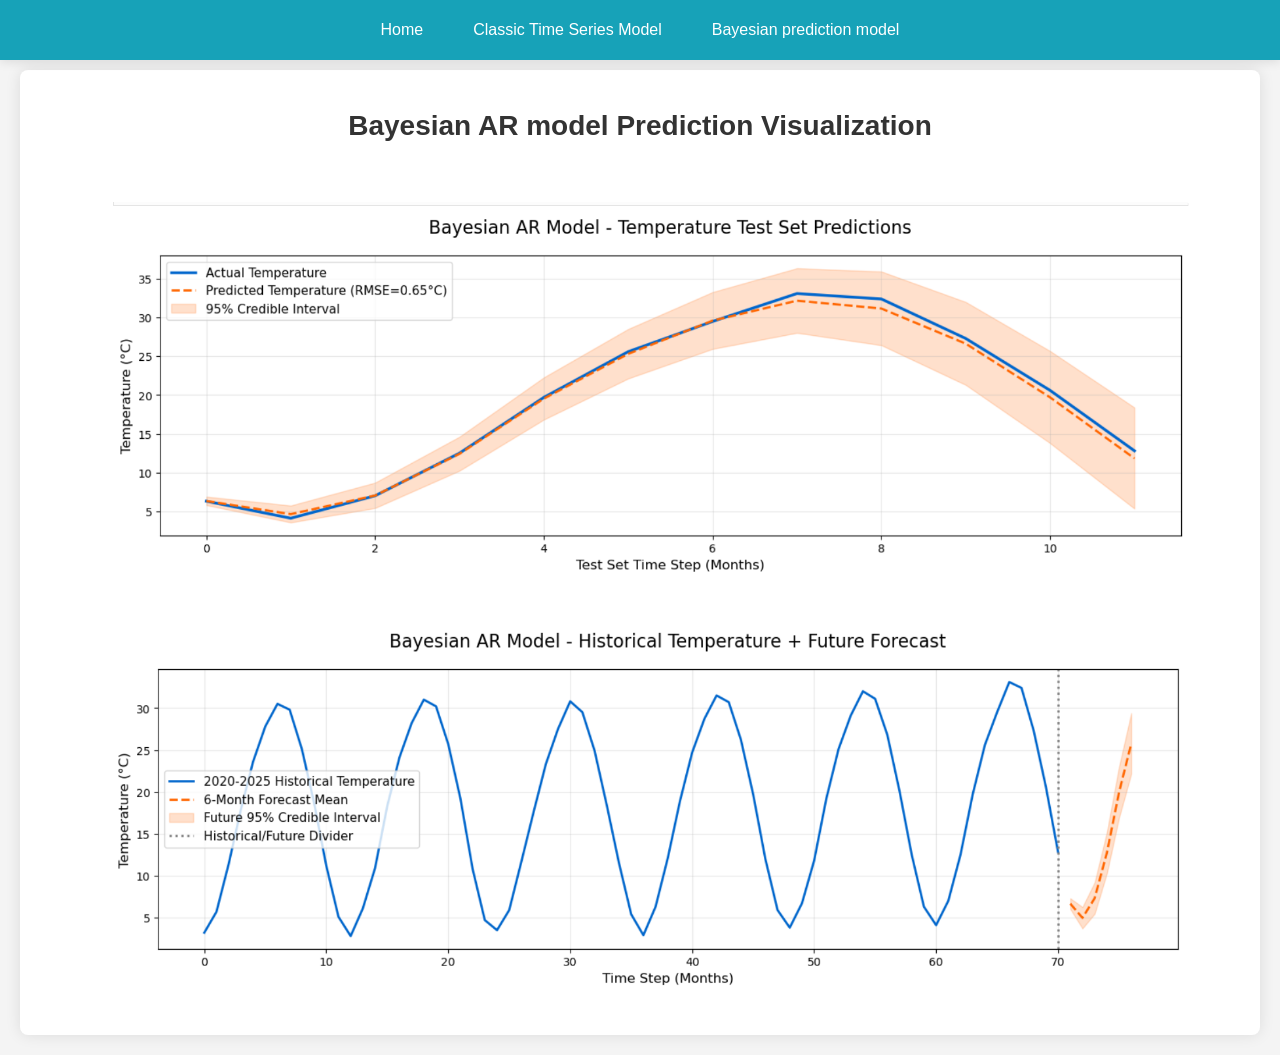
<file: DASHBOARD/Bayesian AR.html>
<!DOCTYPE html>
<html lang="en">
<head>
    <meta charset="UTF-8">
    <meta name="viewport" content="width=device-width, initial-scale=1.0">
    <title>Bayesian AR model Prediction Visualization</title>
    <style>
        * {
            margin: 0;
            padding: 0;
            box-sizing: border-box;
            font-family: Arial, sans-serif;
        }
        body {
            background-color: #f4f4f4;
            padding: 20px;
            /* 避开导航栏，防止内容被遮挡 */
            padding-top: 70px;
        }

        /* 导航栏样式（统一风格，内嵌无外部依赖） */
        nav {
            position: fixed;
            top: 0;
            left: 0;
            width: 100%;
            height: 60px;
            background: #17a2b8;
            z-index: 9999;
            box-shadow: 0 2px 10px rgba(0,0,0,0.1);
        }
        nav ul {
            list-style: none;
            display: flex;
            justify-content: center;
            line-height: 60px;
        }
        nav ul li {
            position: relative;
            padding: 0 25px;
            background: #17a2b8;
        }
        nav ul li a {
            color: white;
            text-decoration: none;
            font-size: 16px;
            display: block;
        }
        /* 下拉菜单 */
        nav ul li ul {
            position: absolute;
            top: 60px;
            left: 0;
            flex-direction: column;
            width: 220px;
            visibility: hidden;
            opacity: 0;
            transition: 0.3s;
        }
        nav ul li:hover ul {
            visibility: visible;
            opacity: 1;
        }
        nav ul li ul li {
            padding: 0 20px;
            border-top: 1px solid rgba(255,255,255,0.1);
        }
        /* 隐藏移动端图标，适配电脑端 */
        .icon, #btn {
            display: none;
        }

        /* 原有图片容器样式（保留不变） */
        .container {
            max-width: 1600px;
            width: 100%;
            min-height: 100vh;
            margin: 0 auto;
            padding: 40px;
            background: #fff;
            box-shadow: 0 0 15px rgba(0, 0, 0, 0.1);
            border-radius: 8px;
            display: flex;
            flex-direction: column;
            align-items: center;
            gap: 40px;
        }

        h1 {
            text-align: center;
            color: #333;
            font-size: 28px;
            margin-bottom: 20px;
        }

        img {
            width: 95%;
            max-width: 1400px;
            height: auto;
            border-radius: 6px;
            object-fit: contain;
        }
    </style>
</head>
<body>
    <!-- 统一导航栏 -->
    <nav>
        <ul>
            <li><a href="index.html">Home</a></li>
            <li><a href="#">Classic Time Series Model</a>
                <ul>
                    <li><a href="AR%20VS%20ARIMA.html">AR VS ARIMA</a></li>
                    <li><a href="VAR%20.html">VAR</a></li>
                </ul>
            </li>
            <li><a class="active" href="#">Bayesian prediction model</a>
                <ul>
                    <li><a href="Bayesian%20AR.html">BAYESIAN AR</a></li>
                    <li><a href="Bayesian%20VAR.html">BAYESIAN VAR</a></li>
                </ul>
            </li>
        </ul>
    </nav>

    <!-- 原有双图展示区域（保留不变） -->
    <div class="container">
        <h1>Bayesian AR model Prediction Visualization</h1>
        <img src="BAR TEST SET PRE.png" alt="Bayesian AR model test set prediction">
        <img src="BAR FUTURE FORECAST.png" alt="Bayesian AR model for future prediction">
    </div>
</body>
</html>
</file>
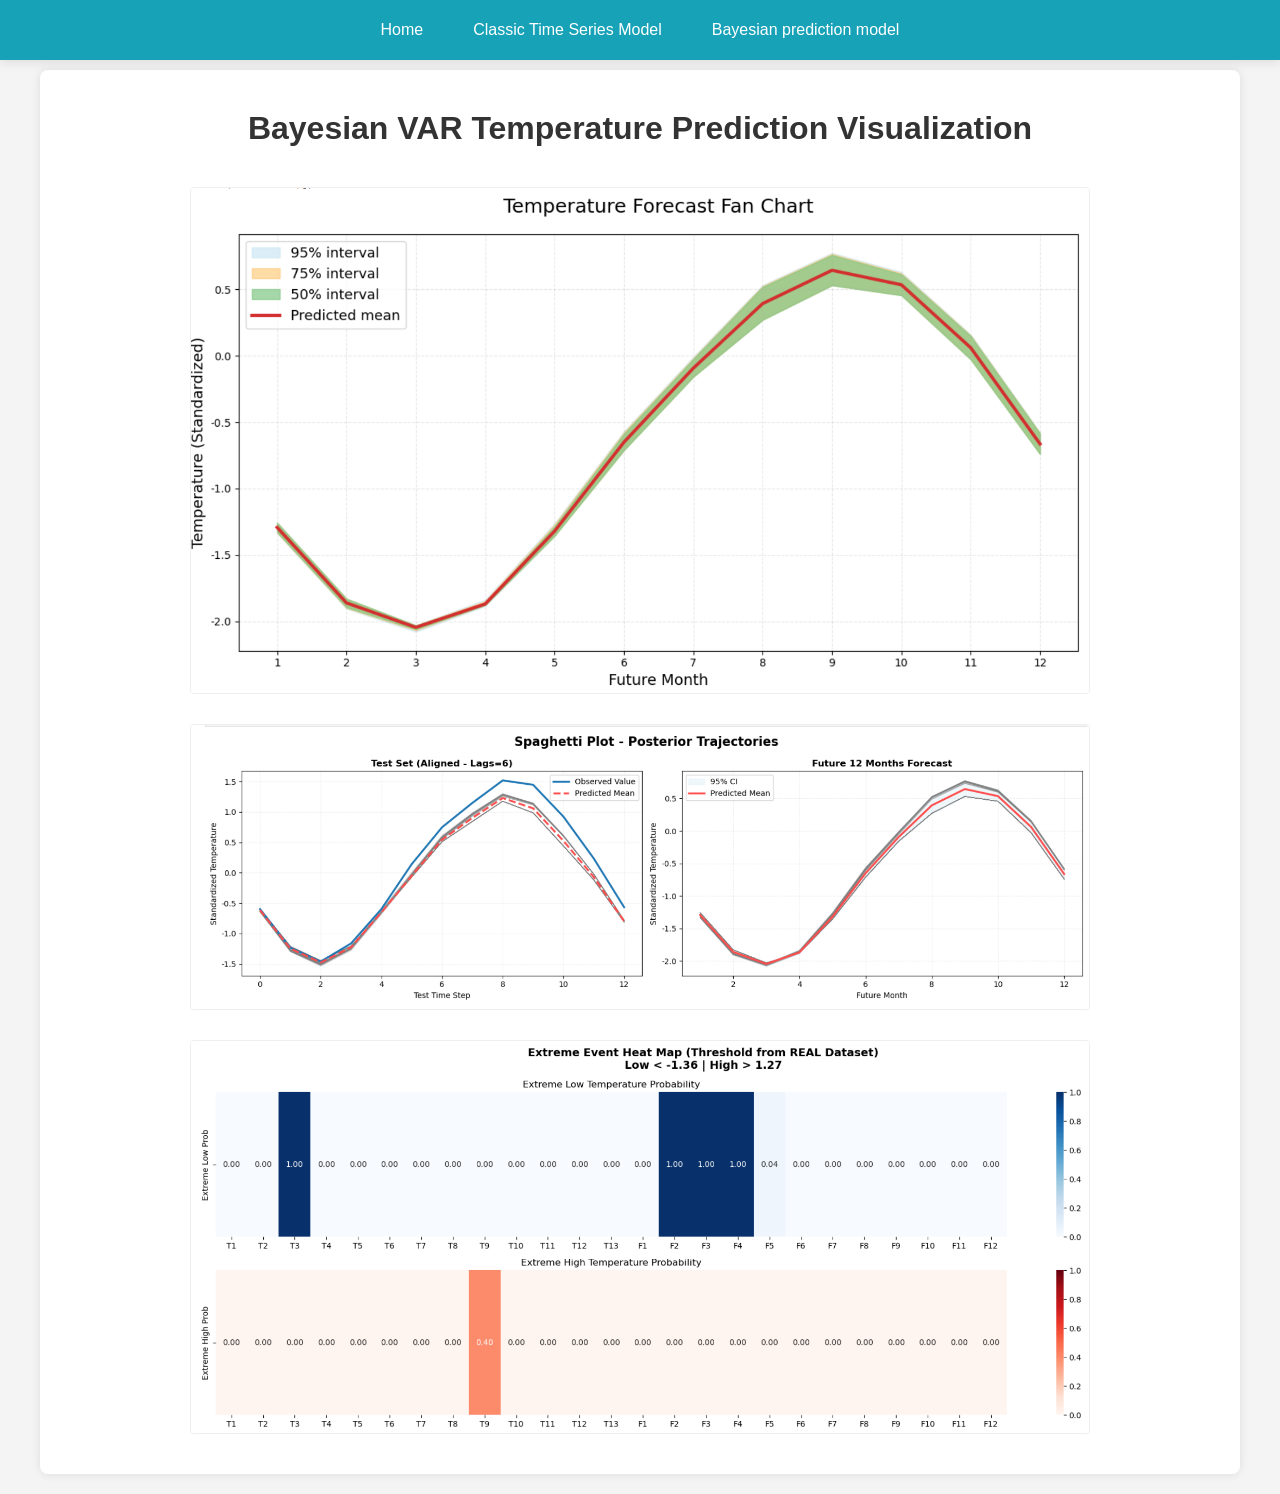
<file: DASHBOARD/Bayesian VAR.html>
<!DOCTYPE html>
<html lang="en">
<head>
    <meta charset="UTF-8">
    <meta name="viewport" content="width=device-width, initial-scale=1.0">
    <title>Bayesian VAR Temperature Prediction Visualization</title>
    <style>
        * {
            margin: 0;
            padding: 0;
            box-sizing: border-box;
            font-family: Arial, sans-serif;
        }
        body {
            background-color: #f4f4f4;
            padding: 20px;
            /* 预留导航栏位置，防止被遮挡 */
            padding-top: 70px;
        }

        /* 统一导航栏样式 */
        nav {
            position: fixed;
            top: 0;
            left: 0;
            width: 100%;
            height: 60px;
            background: #17a2b8;
            z-index: 9999;
            box-shadow: 0 2px 10px rgba(0,0,0,0.1);
        }
        nav ul {
            list-style: none;
            display: flex;
            justify-content: center;
            line-height: 60px;
        }
        nav ul li {
            position: relative;
            padding: 0 25px;
            background: #17a2b8;
        }
        nav ul li a {
            color: white;
            text-decoration: none;
            font-size: 16px;
            display: block;
        }
        /* 下拉菜单 */
        nav ul li ul {
            position: absolute;
            top: 60px;
            left: 0;
            flex-direction: column;
            width: 220px;
            visibility: hidden;
            opacity: 0;
            transition: 0.3s;
        }
        nav ul li:hover ul {
            visibility: visible;
            opacity: 1;
        }
        nav ul li ul li {
            padding: 0 20px;
            border-top: 1px solid rgba(255,255,255,0.1);
        }
        .icon, #btn {
            display: none;
        }

        /* 原有图片容器样式（保留不变） */
        .container {
            max-width: 1200px;
            width: 100%;
            margin: 0 auto;
            padding: 40px;
            background: #fff;
            box-shadow: 0 0 10px rgba(0, 0, 0, 0.1);
            border-radius: 8px;
            display: flex;
            flex-direction: column;
            align-items: center;
            gap: 30px;
        }

        h1 {
            text-align: center;
            color: #333;
            margin: 0 0 10px 0;
        }

        img {
            width: 90%;
            max-width: 900px;
            height: auto;
            object-fit: contain;
            border-radius: 4px;
            border: 1px solid #eee;
        }
    </style>
</head>
<body>
    <!-- 统一导航栏 -->
    <nav>
        <ul>
            <li><a href="index.html">Home</a></li>
            <li><a href="#">Classic Time Series Model</a>
                <ul>
                    <li><a href="AR%20VS%20ARIMA.html">AR VS ARIMA</a></li>
                    <li><a href="VAR%20.html">VAR</a></li>
                </ul>
            </li>
            <li><a class="active" href="#">Bayesian prediction model</a>
                <ul>
                    <li><a href="Bayesian%20AR.html">BAYESIAN AR</a></li>
                    <li><a href="Bayesian%20VAR.html">BAYESIAN VAR</a></li>
                </ul>
            </li>
        </ul>
    </nav>

    <!-- 原有三张图片展示区域 -->
    <div class="container">
        <h1>Bayesian VAR Temperature Prediction Visualization</h1>
        <img src="BVAR FAN.png" alt="Fan Chart ">
        <img src="BVAR SPA.png" alt="Spaghetti Plot ">
        <img src="BVAR HEAT.png" alt="Extreme Event Heatmap">
    </div>
</body>
</html>
</file>
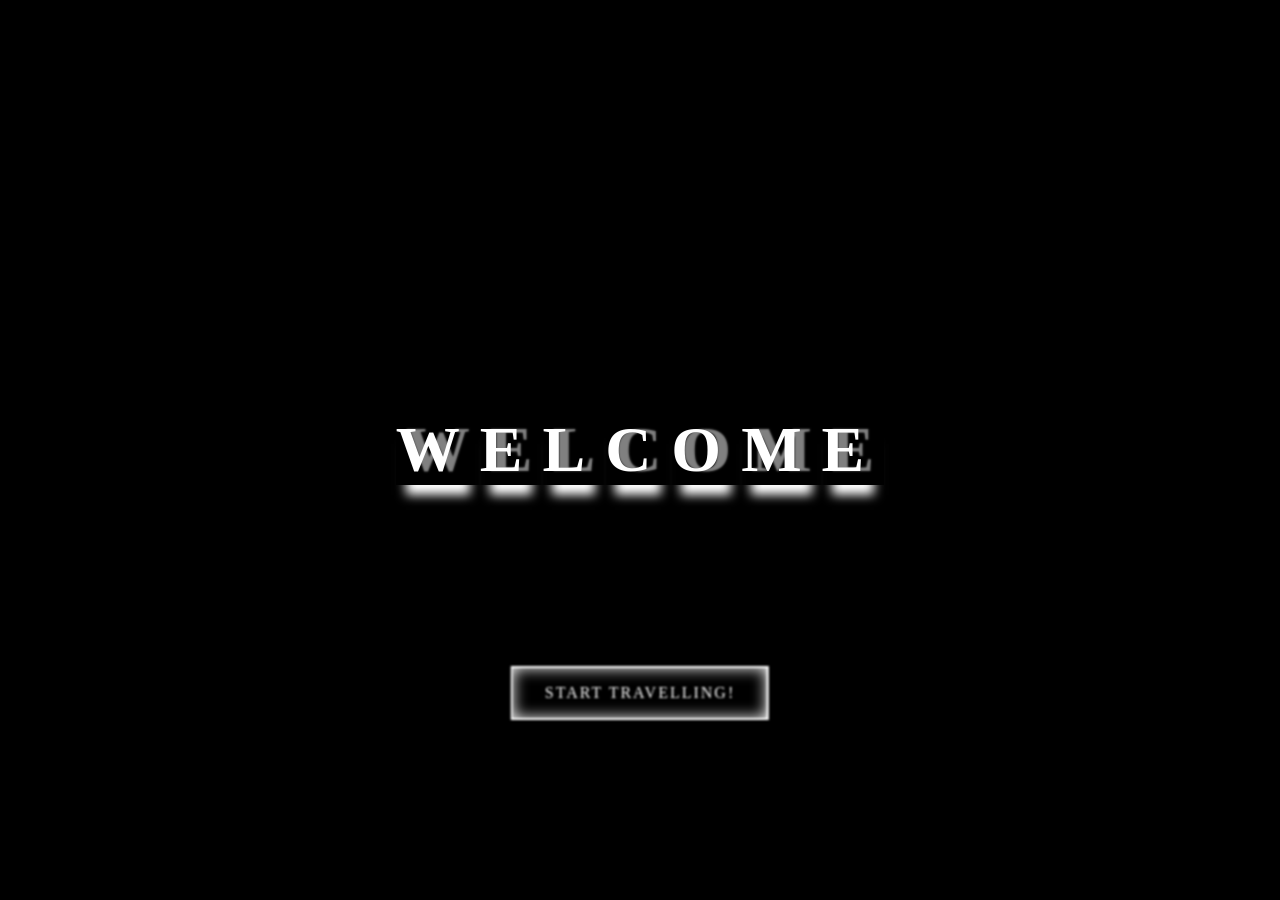
<file: DASHBOARD/Welcome.html>
<!DOCTYPE html>
<html lang="en">
<head>
  <meta charset="UTF-8">
  <title>Welcome</title>
  <link rel="stylesheet" href="css/Welcome.css">
</head>
<body>
  <div class="welcome-page">
    <div class="content">
      <p data-shadow="WELCOME"><span>W</span><span>E</span><span>L</span><span>C</span><span>O</span><span>M</span><span>E</span></p>
    </div>
     <div class="continue" onclick="window.location.href='index.html';">Start Travelling!</div>
  </div>
</body>
</html>
</file>
<file: DASHBOARD/css/Welcome.css>
.welcome-page {
  position: fixed;
  top: 0;
  left: 0;
  right: 0;
  bottom: 0;
  background: black;
  z-index: 1;
  animation: moveTop 2s 11s forwards;
}

.content {
  user-select: none;
  color: white;
  display: flex;
  align-items: center;
  justify-content: center;
  height: 100vh;
  font-size: 5vw;
  font-family: 'verdana';
  font-weight: bold;
  letter-spacing: 20px;
  opacity: 0;
  animation: opacity 2s 2s forwards 1 ease-in-out;
  position: relative;
}

.content p {
  position: relative;
  width: 80%;
  text-align: center;
  opacity: 1;
  text-shadow: 10px 0px 2px rgba(255, 255, 255, 0.5);
  animation: textShadow 3s 4s alternate infinite;
}

.content p:before {
  content: attr(data-shadow);
  position: absolute;
  top: 0;
  left: 50%;
  transform: translate(-50%, 0) scale(2);
  filter: blur(4px);
  opacity: 0;
  animation: rightToLeft 3s 3s forwards 1 ease-in-out;
}

.content span {
  animation: backToPosition 2s 2s forwards 1 ease-in-out;
  box-shadow: 0 20px 10px -10px transparent;
  position: relative;
}

.content span:before {
  content: '';
  position: absolute;
  bottom: -20%;
  left: 5%;
  width: 90%;
  height: 5px;
  background: white;
  opacity: 0;
  filter: blur(5px);
  animation: opacity 1s 5s alternate infinite;
}

.content span:nth-of-type(1) {
  top: -70px;
  left: -40px;
}

.content span:nth-of-type(2) {
  top: 20px;
  left: -50px;
}

.content span:nth-of-type(3) {
  top: -50px;
  left: 0px;
}

.content span:nth-of-type(4) {
  top: -90px;
  left: -40px;
}

.content span:nth-of-type(5) {
  top: 100px;
  left: -10px;
}

.content span:nth-of-type(6) {
  top: -60px;
  left: 20px;
}

.content span:nth-of-type(7) {
  top: -80px;
  left: 70px;
}

.corner {
  width: 50px;
  height: 50px;
  animation: scale 2s alternate infinite ease-in;
  filter: blur(2px);
  position: absolute;
  opacity: .1;
}

.corner:nth-of-type(1) {
  top: 2rem;
  left: 2rem;
  border-top: 2px solid white;
  border-left: 2px solid white;
}

.corner:nth-of-type(2) {
  top: 2rem;
  right: 2rem;
  border-top: 2px solid white;
  border-right: 2px solid white;
  animation-delay: 0.5s;
}

.corner:nth-of-type(3) {
  bottom: 2rem;
  left: 2rem;
  border-bottom: 2px solid white;
  border-left: 2px solid white;
  animation-delay: 1s;
}

.corner:nth-of-type(4) {
  bottom: 2rem;
  right: 2rem;
  border-bottom: 2px solid white;
  border-right: 2px solid white;
  animation-delay: 1.5s;
}

.continue {
  filter: blur(1px);
  letter-spacing: 2px;
  text-transform: uppercase;
  text-align: center;
  border: 2px solid white;
  color: white;
  position: absolute;
  bottom: 20%;
  left: 50%;
  transform: translate(-50%, 0);
  font-size: 1rem;
  padding: 1rem 2rem;
  box-shadow: 0 0 15px white inset;
  z-index: 4;
  cursor: pointer;
  background: linear-gradient(90deg, transparent 33%, white 34%, transparent 35%, transparent 65%, white 66%, transparent 67%);
  background-size: 300%;
  background-position: left;
  transition: all .5s;
  animation: opacity 2s 7s forwards 1;
  opacity: 0;
}

.continue:hover {
  background-position: right;
  color: green;
  filter: blur(0);
}

.right-vert-line {
  position: absolute;
  background: linear-gradient(transparent, green);
  opacity: 1;
  top: 0;
  bottom: 0;
  right: -5%;
  width: 2px;
  animation: moveToLeft 2s 1s forwards ease-in-out;
  filter: blur(1px);
}

.left-vert-line {
  position: absolute;
  background: linear-gradient(green, transparent);
  opacity: 1;
  top: 0;
  bottom: 0;
  right: 105%;
  width: 2px;
  animation: moveToRight 2s 1s forwards ease-in-out;
  filter: blur(1px);
}

@keyframes moveToLeft {
  from {
    right: 0%;
  }
  50% {
    opacity: .3;
  }
  to {
    right: 100%;
    opacity: 0;
  }
}

@keyframes moveToRight {
  from {
    right: 100%;
  }
  50% {
    opacity: .3;
  }
  to {
    right: 0%;
    opacity: 0;
  }
}

@keyframes scale {
  from {
    transform: scale(1);
  }
  to {
    transform: scale(1.2);
    opacity: 0.9;
  }
}

@keyframes opacity {
  from {
    opacity: 0;
  }
  to {
    opacity: 1;
  }
}

@keyframes backToPosition {
  to {
    left: 0;
    top: 0;
    box-shadow: 0 20px 10px -10px white;
  }
}

@keyframes rightToLeft {
  0% {
    opacity: 0;
    transform: translate(-35%, 0) scale(2);
  }
  10% {
    opacity: .01;
  }
  50% {
    opacity: .5;
  }
  90% {
    opacity: .01;
  }
  100% {
    transform: translate(-65%, 0) scale(2);
    opacity: 0;
  }
}

@keyframes textShadow {
  from {
    text-shadow: 10px 0px 2px rgba(255, 255, 255, 0.5);
    filter: blur(0px);
  }
  to {
    text-shadow: 5px 0px 2px rgba(255, 255, 255, 0.5);
    filter: blur(1px);
  }
}

.container {
  display: flex;
  align-items: center;
  justify-content: center;
  border: 5px solid black;
  width: 150px;
  height: 150px;
  transform: rotateX(45deg) rotate(45deg);
  border-radius: 10px;
  overflow: hidden;
  opacity: 0;
  animation: opacity 1s 12s forwards;
}

.container:hover {
  color: white;
}
</file>
